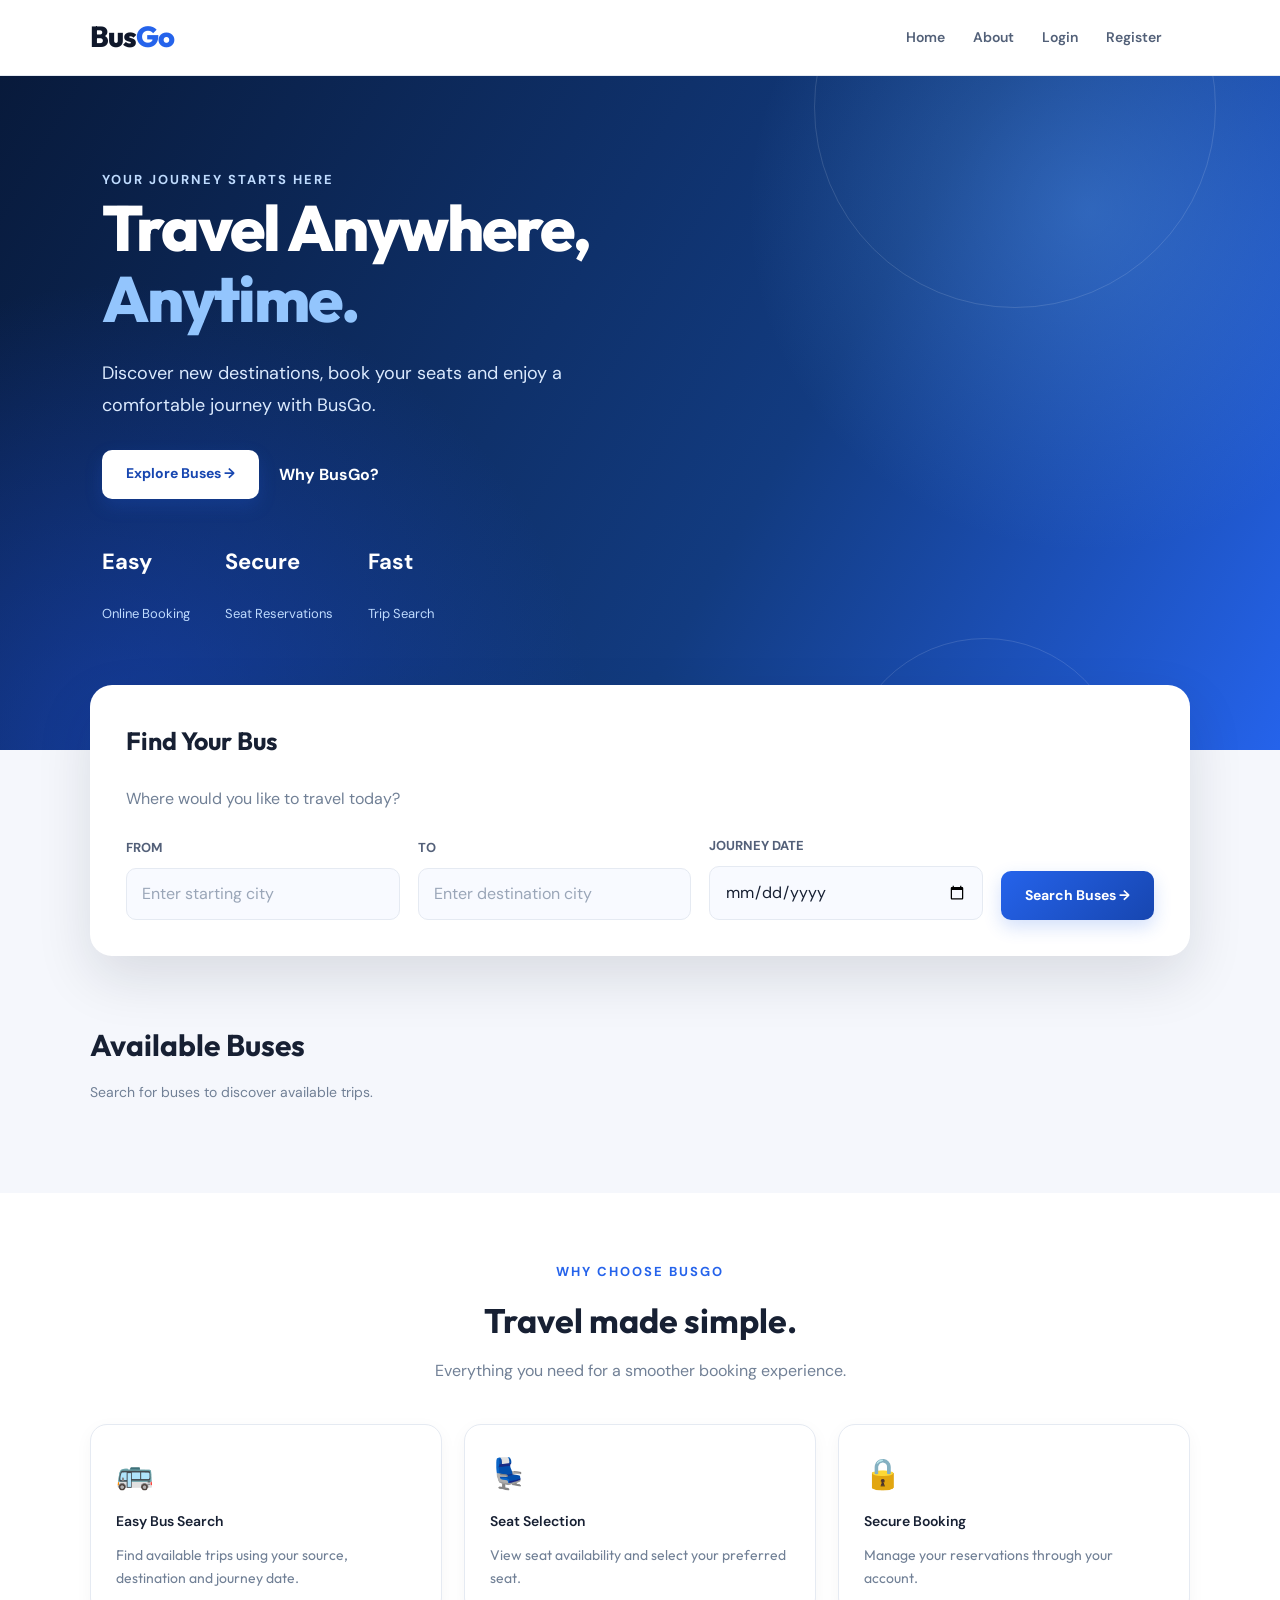
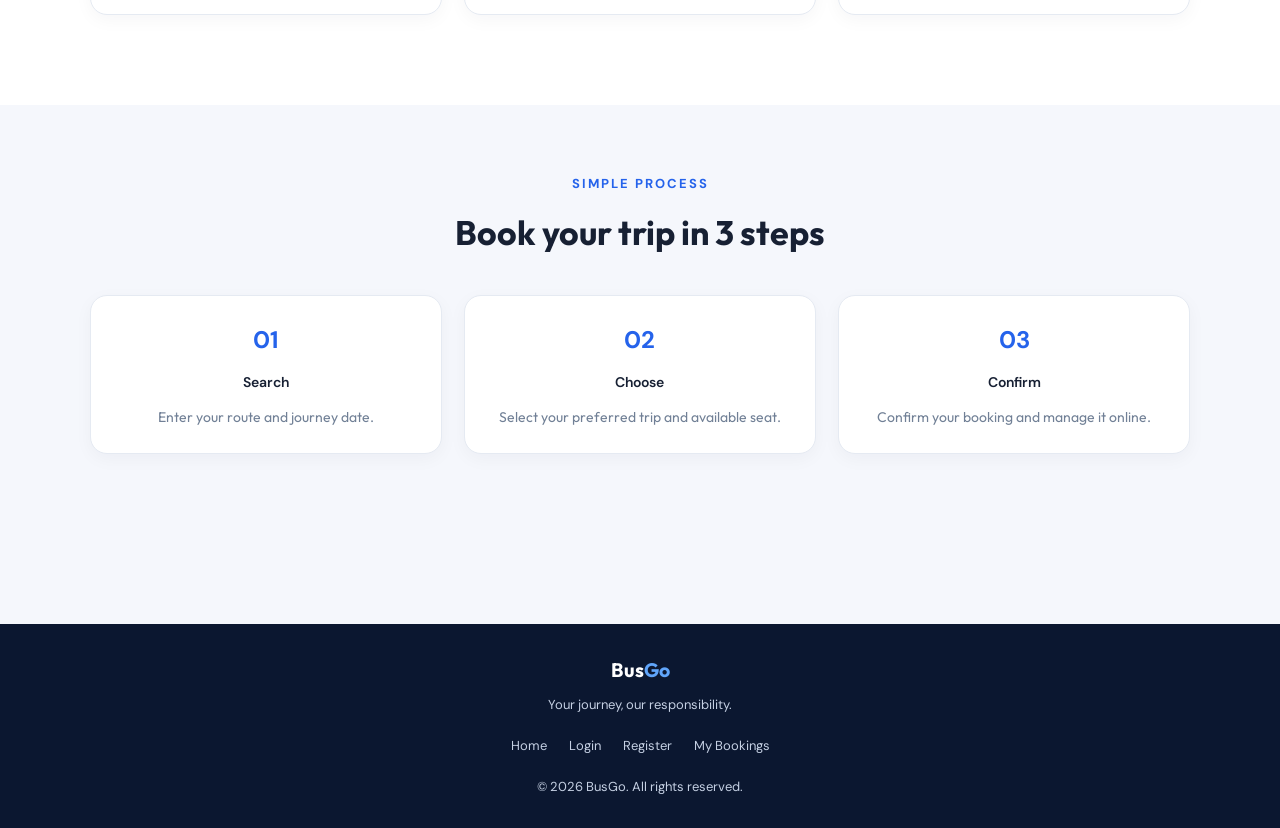
<file: frontend/index.html>
<!DOCTYPE html>
<html lang="en">
<head>
    <meta charset="UTF-8">
    <meta name="viewport" content="width=device-width, initial-scale=1.0">

    <title>BusGo | Book Your Journey</title>
    <meta name="description" content="Book comfortable bus journeys with BusGo. Search routes, select seats and manage your bookings easily.">

    <link rel="preconnect" href="https://fonts.googleapis.com">
    <link rel="preconnect" href="https://fonts.gstatic.com" crossorigin>
    <link rel="stylesheet" href="css/style.css">
</head>

<body>

    <!-- NAVBAR -->
    <nav class="navbar">
        <h2>Bus<span>Go</span></h2>

        <div class="nav-links">
            <a href="index.html">Home</a>
            <a href="#why-busgo">About</a>
            <a href="login.html" id="loginLink">Login</a>
            <a href="register.html" id="registerLink">Register</a>
            <a href="my-bookings.html" id="bookingLink" hidden>My Bookings</a>
            <span id="userName"></span>
            <button id="logoutBtn" hidden>Logout</button>
        </div>
    </nav>

    <!-- HERO -->
    <section class="hero">
        <div class="hero-content">

            <span style="color:#bfdbfe;font-weight:700;letter-spacing:2px;font-size:13px;">
                YOUR JOURNEY STARTS HERE
            </span>

            <h1>
                Travel Anywhere,<br>
                <span style="color:#93c5fd;">Anytime.</span>
            </h1>

            <p>
                Discover new destinations, book your seats and enjoy
                a comfortable journey with BusGo.
            </p>

            <div style="display:flex;gap:15px;flex-wrap:wrap;margin-top:28px;">
                <a href="#search" class="btn-primary"
                   style="background:white;color:#1746b0;">
                    Explore Buses →
                </a>

                <a href="#why-busgo"
                   style="color:white;font-weight:700;padding:12px 5px;">
                    Why BusGo?
                </a>
            </div>

            <div style="display:flex;gap:35px;flex-wrap:wrap;margin-top:45px;color:white;">
                <div>
                    <strong style="font-size:22px;">Easy</strong>
                    <p style="font-size:13px;color:#bfdbfe;">Online Booking</p>
                </div>

                <div>
                    <strong style="font-size:22px;">Secure</strong>
                    <p style="font-size:13px;color:#bfdbfe;">Seat Reservations</p>
                </div>

                <div>
                    <strong style="font-size:22px;">Fast</strong>
                    <p style="font-size:13px;color:#bfdbfe;">Trip Search</p>
                </div>
            </div>

        </div>
    </section>

    <!-- SEARCH -->
    <section class="search-section" id="search">
        <div class="search-card">

            <h2>Find Your Bus</h2>

            <p style="color:#718096;margin-bottom:25px;">
                Where would you like to travel today?
            </p>

            <form id="searchForm">

                <div class="form-group">
                    <label for="source">FROM</label>
                    <input
                        type="text"
                        id="source"
                        placeholder="Enter starting city"
                        required
                    >
                </div>

                <div class="form-group">
                    <label for="destination">TO</label>
                    <input
                        type="text"
                        id="destination"
                        placeholder="Enter destination city"
                        required
                    >
                </div>

                <div class="form-group">
                    <label for="travelDate">JOURNEY DATE</label>
                    <input
                        type="date"
                        id="travelDate"
                    >
                </div>

                <button type="submit" class="btn-primary">
                    Search Buses →
                </button>

            </form>
        </div>
    </section>

    <!-- SEARCH RESULTS -->
    <section class="results-section">
        <h2>Available Buses</h2>
        <p id="searchMessage">
            Search for buses to discover available trips.
        </p>

        <div id="tripResults" class="trip-results"></div>
    </section>

    <!-- FEATURES -->
    <section id="why-busgo"
        style="padding:65px 7%;background:white;">

        <div style="max-width:1150px;margin:auto;">

            <div style="text-align:center;margin-bottom:40px;">
                <span style="color:#2563eb;font-weight:700;font-size:13px;letter-spacing:2px;">
                    WHY CHOOSE BUSGO
                </span>

                <h2 style="font-size:34px;margin-top:10px;font-family:Outfit,sans-serif;">
                    Travel made simple.
                </h2>

                <p style="color:#718096;margin-top:10px;">
                    Everything you need for a smoother booking experience.
                </p>
            </div>

            <div class="dashboard-grid">

                <div class="dashboard-card">
                    <div style="font-size:30px;">🚌</div>
                    <h3 style="margin-top:12px;color:#172033;">Easy Bus Search</h3>
                    <p style="font-size:14px;font-weight:400;color:#718096;">
                        Find available trips using your source, destination and journey date.
                    </p>
                </div>

                <div class="dashboard-card">
                    <div style="font-size:30px;">💺</div>
                    <h3 style="margin-top:12px;color:#172033;">Seat Selection</h3>
                    <p style="font-size:14px;font-weight:400;color:#718096;">
                        View seat availability and select your preferred seat.
                    </p>
                </div>

                <div class="dashboard-card">
                    <div style="font-size:30px;">🔒</div>
                    <h3 style="margin-top:12px;color:#172033;">Secure Booking</h3>
                    <p style="font-size:14px;font-weight:400;color:#718096;">
                        Manage your reservations through your account.
                    </p>
                </div>

            </div>
        </div>
    </section>

    <!-- HOW IT WORKS -->
    <section style="padding:65px 7%;background:#f5f7fc;">
        <div style="max-width:1150px;margin:auto;text-align:center;">

            <span style="color:#2563eb;font-weight:700;font-size:13px;letter-spacing:2px;">
                SIMPLE PROCESS
            </span>

            <h2 style="font-family:Outfit,sans-serif;font-size:34px;margin:10px 0 35px;">
                Book your trip in 3 steps
            </h2>

            <div class="dashboard-grid">

                <div class="dashboard-card">
                    <h2 style="color:#2563eb;">01</h2>
                    <h3 style="margin-top:12px;color:#172033;">Search</h3>
                    <p style="font-size:14px;font-weight:400;color:#718096;">
                        Enter your route and journey date.
                    </p>
                </div>

                <div class="dashboard-card">
                    <h2 style="color:#2563eb;">02</h2>
                    <h3 style="margin-top:12px;color:#172033;">Choose</h3>
                    <p style="font-size:14px;font-weight:400;color:#718096;">
                        Select your preferred trip and available seat.
                    </p>
                </div>

                <div class="dashboard-card">
                    <h2 style="color:#2563eb;">03</h2>
                    <h3 style="margin-top:12px;color:#172033;">Confirm</h3>
                    <p style="font-size:14px;font-weight:400;color:#718096;">
                        Confirm your booking and manage it online.
                    </p>
                </div>

            </div>
        </div>
    </section>

    <!-- FOOTER -->
    <footer class="footer">
        <h2 style="font-family:Outfit,sans-serif;color:white;margin-bottom:10px;">
            Bus<span style="color:#60a5fa;">Go</span>
        </h2>

        <p>Your journey, our responsibility.</p>

        <div style="margin:20px 0;display:flex;justify-content:center;gap:22px;flex-wrap:wrap;">
            <a href="index.html">Home</a>
            <a href="login.html">Login</a>
            <a href="register.html">Register</a>
            <a href="my-bookings.html">My Bookings</a>
        </div>

        <p>© 2026 BusGo. All rights reserved.</p>
    </footer>

    <script src="js/app.js"></script>
    <script src="js/index.js"></script>

</body>
</html>
</file>
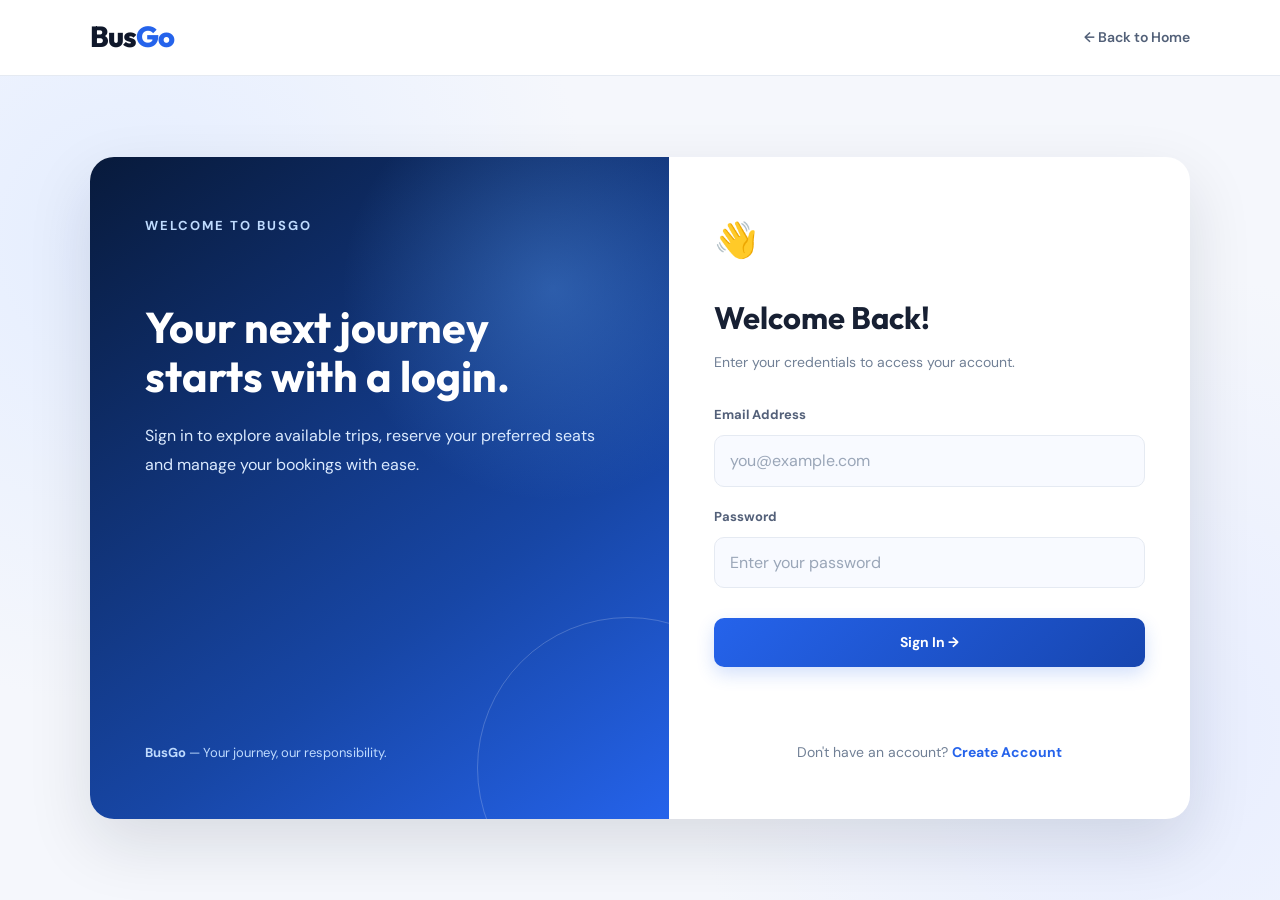
<file: frontend/admin.html>
<!DOCTYPE html>
<html lang="en">
<head>
    <meta charset="UTF-8">
    <meta name="viewport" content="width=device-width, initial-scale=1.0">
    <title>BusGo | Admin Dashboard</title>

    <style>
        * {
            margin: 0;
            padding: 0;
            box-sizing: border-box;
        }

        body {
            font-family: Arial, sans-serif;
            background: #f4f7fb;
            color: #17233c;
        }

        .navbar {
            background: #101d38;
            color: white;
            padding: 18px 5%;
            display: flex;
            justify-content: space-between;
            align-items: center;
        }

        .brand {
            font-size: 24px;
            font-weight: bold;
            color: #60a5fa;
        }

        .navbar button {
            background: #ef4444;
            color: white;
            border: none;
            padding: 10px 18px;
            border-radius: 7px;
            cursor: pointer;
        }

        .container {
            max-width: 1200px;
            margin: 35px auto;
            padding: 0 20px;
        }

        .heading {
            margin-bottom: 25px;
        }

        .heading h1 {
            font-size: 30px;
            margin-bottom: 8px;
        }

        .heading p {
            color: #64748b;
        }

        .stats {
            display: grid;
            grid-template-columns: repeat(auto-fit, minmax(200px, 1fr));
            gap: 20px;
            margin-bottom: 30px;
        }

        .stat-card {
            background: white;
            padding: 25px;
            border-radius: 12px;
            box-shadow: 0 4px 15px #17233c0d;
            border: 1px solid #e5eaf2;
        }

        .stat-card p {
            color: #64748b;
            margin-bottom: 12px;
        }

        .stat-card h2 {
            font-size: 30px;
            color: #2563eb;
        }

        .admin-tabs {
            display: flex;
            flex-wrap: wrap;
            gap: 10px;
            margin-bottom: 25px;
            background: white;
            padding: 12px;
            border-radius: 10px;
        }

        .admin-tabs button {
            padding: 13px 22px;
            border: none;
            background: #f1f5f9;
            color: #475569;
            border-radius: 7px;
            cursor: pointer;
            font-size: 15px;
            font-weight: 600;
        }

        .admin-tabs button.active {
            background: #2563eb;
            color: white;
        }

        .admin-panel {
            display: none;
        }

        .admin-panel.active {
            display: block;
            animation: fadeIn 0.3s ease;
        }

        @keyframes fadeIn {
            from {
                opacity: 0;
                transform: translateY(8px);
            }
            to {
                opacity: 1;
                transform: translateY(0);
            }
        }

        .panel-card {
            background: white;
            padding: 25px;
            border-radius: 12px;
            border: 1px solid #e5eaf2;
            box-shadow: 0 4px 15px #17233c0d;
            margin-bottom: 25px;
        }

        .panel-header {
            display: flex;
            justify-content: space-between;
            align-items: center;
            gap: 15px;
            flex-wrap: wrap;
            margin-bottom: 22px;
        }

        .panel-header h2 {
            font-size: 21px;
        }

        .form-grid {
            display: grid;
            grid-template-columns: repeat(2, 1fr);
            gap: 18px;
        }

        .form-group {
            display: flex;
            flex-direction: column;
            gap: 8px;
        }

        .form-group label {
            font-weight: 600;
            font-size: 14px;
        }

        .form-group input,
        .form-group select {
            width: 100%;
            padding: 12px;
            border: 1px solid #cbd5e1;
            border-radius: 7px;
            font-size: 15px;
            outline: none;
        }

        .form-group input:focus,
        .form-group select:focus {
            border-color: #2563eb;
        }

        .form-actions {
            display: flex;
            gap: 10px;
            margin-top: 20px;
            flex-wrap: wrap;
        }

        .btn {
            border: none;
            border-radius: 7px;
            padding: 11px 18px;
            cursor: pointer;
            font-weight: 600;
        }

        .btn-primary {
            background: #2563eb;
            color: white;
        }

        .btn-secondary {
            background: #64748b;
            color: white;
        }

        .btn-danger {
            background: #fee2e2;
            color: #dc2626;
        }

        .btn-edit {
            background: #dbeafe;
            color: #1d4ed8;
        }

        .table-wrapper {
            width: 100%;
            overflow-x: auto;
        }

        table {
            width: 100%;
            border-collapse: collapse;
            min-width: 600px;
        }

        th, td {
            text-align: left;
            padding: 15px;
            border-bottom: 1px solid #e5eaf2;
        }

        th {
            background: #f8fafc;
            color: #475569;
            font-size: 13px;
        }

        td {
            font-size: 14px;
        }

        .actions {
            display: flex;
            gap: 8px;
        }

        .message {
            display: none;
            padding: 13px;
            margin-bottom: 20px;
            border-radius: 7px;
        }

        .message.success {
            display: block;
            background: #dcfce7;
            color: #166534;
        }

        .message.error {
            display: block;
            background: #fee2e2;
            color: #991b1b;
        }

        .empty {
            text-align: center;
            padding: 25px;
            color: #64748b;
        }

        @media(max-width: 650px) {
            .form-grid {
                grid-template-columns: 1fr;
            }

            .heading h1 {
                font-size: 24px;
            }

            .panel-card {
                padding: 17px;
            }
        }
    </style>
</head>

<body>

    <nav class="navbar">
        <div class="brand">BusGo Admin</div>
        <button id="logoutBtn" type="button">Logout</button>
    </nav>

    <main class="container">

        <div class="heading">
            <h1>Admin Dashboard</h1>
            <p>Manage your buses, trips and booking platform.</p>
        </div>

        <div id="message" class="message"></div>

        <!-- Dashboard Statistics -->
        <section id="overview" class="admin-panel active">

            <div class="stats">
                <div class="stat-card">
                    <p>Total Buses</p>
                    <h2 id="totalBuses">0</h2>
                </div>

                <div class="stat-card">
                    <p>Total Trips</p>
                    <h2 id="totalTrips">0</h2>
                </div>
            </div>

            <div class="panel-card">
                <h2>Welcome to BusGo Admin</h2>
                <p style="margin-top:12px;color:#64748b;">
                    Use the tabs below to manage your bus fleet and trips.
                </p>
                <button class="btn btn-primary" type="button"
                    onclick="switchTab('buses')" style="margin-top:20px;">
                    Manage Buses
                </button>
            </div>

        </section>

        <!-- Navigation Tabs -->
        <div class="admin-tabs">
            <button type="button" class="active" data-tab="overview">
                Overview
            </button>

            <button type="button" data-tab="buses">
                Manage Buses
            </button>

            <button type="button" data-tab="trips">
                Manage Trips
            </button>
        </div>

        <!-- Manage Buses -->
        <section id="buses" class="admin-panel">

            <div class="panel-card">

                <div class="panel-header">
                    <h2 id="busFormTitle">Add New Bus</h2>
                </div>

                <form id="busForm">

                    <div class="form-grid">

                        <div class="form-group">
                            <label for="bus_name">Bus Name</label>
                            <input type="text" id="bus_name"
                                placeholder="e.g. Volvo AC Sleeper" required>
                        </div>

                        <div class="form-group">
                            <label for="bus_number">Bus Number</label>
                            <input type="text" id="bus_number"
                                placeholder="e.g. HP01AB1234" required>
                        </div>

                        <div class="form-group">
                            <label for="total_seats">Total Seats</label>
                            <input type="number" id="total_seats"
                                min="1" placeholder="e.g. 40" required>
                        </div>

                    </div>

                    <div class="form-actions">
                        <button type="submit" class="btn btn-primary"
                            id="saveBusBtn">
                            Add Bus
                        </button>

                        <button type="button" class="btn btn-secondary"
                            id="cancelBusEdit" hidden>
                            Cancel Edit
                        </button>
                    </div>

                </form>

            </div>

            <div class="panel-card">

                <div class="panel-header">
                    <h2>All Buses</h2>
                    <button class="btn btn-primary" type="button"
                        id="refreshBusesBtn">
                        Refresh
                    </button>
                </div>

                <div class="table-wrapper">
                    <table>
                        <thead>
                            <tr>
                                <th>ID</th>
                                <th>Bus Name</th>
                                <th>Bus Number</th>
                                <th>Total Seats</th>
                                <th>Actions</th>
                            </tr>
                        </thead>

                        <tbody id="busesTableBody">
                            <tr>
                                <td colspan="5" class="empty">Loading...</td>
                            </tr>
                        </tbody>
                    </table>
                </div>

            </div>

        </section>

        <!-- Manage Trips -->
        <section id="trips" class="admin-panel">

            <div class="panel-card">

                <div class="panel-header">
                    <h2 id="tripFormTitle">Add New Trip</h2>
                </div>

                <form id="tripForm">

                    <div class="form-grid">

                        <div class="form-group">
                            <label for="trip_source">Source</label>
                            <input type="text" id="trip_source"
                                placeholder="e.g. Delhi" required>
                        </div>

                        <div class="form-group">
                            <label for="trip_destination">Destination</label>
                            <input type="text" id="trip_destination"
                                placeholder="e.g. Chandigarh" required>
                        </div>

                        <div class="form-group">
                            <label for="departure_time">Departure Time</label>
                            <input type="datetime-local" id="departure_time"
                                required>
                        </div>

                        <div class="form-group">
                            <label for="trip_fare">Fare (₹)</label>
                            <input type="number" id="trip_fare"
                                min="1" placeholder="e.g. 800" required>
                        </div>

                        <div class="form-group">
                            <label for="trip_bus_id">Select Bus</label>
                            <select id="trip_bus_id" required>
                                <option value="">Select a bus</option>
                            </select>
                        </div>

                    </div>

                    <div class="form-actions">

                        <button type="submit" class="btn btn-primary"
                            id="saveTripBtn">
                            Add Trip
                        </button>

                        <button type="button" class="btn btn-secondary"
                            id="cancelTripEdit" hidden>
                            Cancel Edit
                        </button>

                    </div>

                </form>

            </div>

            <div class="panel-card">

                <div class="panel-header">
                    <h2>All Trips</h2>

                    <button class="btn btn-primary" type="button"
                        id="refreshTripsBtn">
                        Refresh
                    </button>
                </div>

                <div class="table-wrapper">
                    <table>
                        <thead>
                            <tr>
                                <th>ID</th>
                                <th>Source</th>
                                <th>Destination</th>
                                <th>Departure</th>
                                <th>Fare</th>
                                <th>Bus ID</th>
                                <th>Actions</th>
                            </tr>
                        </thead>

                        <tbody id="tripsTableBody">
                            <tr>
                                <td colspan="7" class="empty">Loading...</td>
                            </tr>
                        </tbody>
                    </table>
                </div>

            </div>

        </section>

    </main>

    <script src="js/app.js"></script>

    <script>
    (() => {

        const API_URL = "http://127.0.0.1:8000";

        let buses = [];
        let trips = [];

        let editingBusId = null;
        let editingTripId = null;

        const $ = (id) => document.getElementById(id);

        // Message display
        function showMessage(message, type = "success") {
            const box = $("message");
            box.textContent = message;
            box.className = "message " + type;

            setTimeout(() => {
                box.className = "message";
            }, 4000);
        }

        // API request helper
        async function api(endpoint, options = {}) {

            const headers = {
                "Content-Type": "application/json",
                ...(options.headers || {})
            };

            const token = localStorage.getItem("access_token");

            if (token) {
                headers.Authorization = `Bearer ${token}`;
            }

            const response = await fetch(API_URL + endpoint, {
                ...options,
                headers
            });

            const text = await response.text();

            let data = null;

            if (text) {
                try {
                    data = JSON.parse(text);
                } catch {
                    data = text;
                }
            }

            if (!response.ok) {
                const errorMessage =
                    typeof data === "object" && data !== null
                        ? data.detail || "Request failed"
                        : data || "Request failed";

                throw new Error(errorMessage);
            }

            return data;
        }

        // Safe HTML output
        function escapeHTML(value) {
            return String(value ?? "").replace(/[&<>"']/g, char => ({
                "&": "&amp;",
                "<": "&lt;",
                ">": "&gt;",
                '"': "&quot;",
                "'": "&#039;"
            })[char]);
        }

        // TAB SWITCHING
        function switchTab(tabName) {

            const validTabs = ["overview", "buses", "trips"];

            if (!validTabs.includes(tabName)) return;

            document.querySelectorAll(".admin-tabs button")
                .forEach(button => {
                    button.classList.toggle(
                        "active",
                        button.dataset.tab === tabName
                    );
                });

            document.querySelectorAll(".admin-panel")
                .forEach(panel => {
                    panel.classList.toggle(
                        "active",
                        panel.id === tabName
                    );
                });

            if (tabName === "buses") {
                loadBuses();
            }

            if (tabName === "trips") {
                loadBuses().then(loadTrips);
            }
        }

        // Make function globally accessible
        window.switchTab = switchTab;

        // Attach tab click events
        document.querySelector(".admin-tabs").addEventListener("click", event => {

            const button = event.target.closest("button[data-tab]");

            if (!button) return;

            switchTab(button.dataset.tab);
        });

        // LOAD BUSES
        async function loadBuses() {

            try {
                const result = await api("/api/v1/buses/");

                buses = Array.isArray(result) ? result : [];

                $("totalBuses").textContent = buses.length;

                renderBuses();
                populateBusDropdown();

            } catch (error) {
                showMessage("Unable to load buses: " + error.message, "error");
                throw error;
            }
        }

        // RENDER BUSES
        function renderBuses() {

            const tbody = $("busesTableBody");

            if (!buses.length) {
                tbody.innerHTML =
                    `<tr><td colspan="5" class="empty">No buses found.</td></tr>`;
                return;
            }

            tbody.innerHTML = buses.map(bus => `
                <tr>
                    <td>${bus.id}</td>
                    <td>${escapeHTML(bus.bus_name)}</td>
                    <td>${escapeHTML(bus.bus_number)}</td>
                    <td>${bus.total_seats}</td>
                    <td>
                        <div class="actions">
                            <button class="btn btn-edit"
                                data-action="edit-bus"
                                data-id="${bus.id}">
                                Edit
                            </button>

                            <button class="btn btn-danger"
                                data-action="delete-bus"
                                data-id="${bus.id}">
                                Delete
                            </button>
                        </div>
                    </td>
                </tr>
            `).join("");
        }

        // BUS FORM SUBMIT
        $("busForm").addEventListener("submit", async event => {

            event.preventDefault();

            const payload = {
                bus_name: $("bus_name").value.trim(),
                bus_number: $("bus_number").value.trim(),
                total_seats: Number($("total_seats").value)
            };

            try {

                if (editingBusId !== null) {

                    await api(`/api/v1/buses/${editingBusId}`, {
                        method: "PUT",
                        body: JSON.stringify(payload)
                    });

                    showMessage("Bus updated successfully!");

                } else {

                    await api("/api/v1/buses/", {
                        method: "POST",
                        body: JSON.stringify(payload)
                    });

                    showMessage("Bus added successfully!");
                }

                resetBusForm();
                await loadBuses();

            } catch (error) {
                showMessage(error.message, "error");
            }
        });

        // EDIT / DELETE BUS
        $("busesTableBody").addEventListener("click", async event => {

            const button = event.target.closest("button[data-action]");

            if (!button) return;

            const id = Number(button.dataset.id);
            const action = button.dataset.action;

            const bus = buses.find(item => item.id === id);

            if (!bus) return;

            if (action === "edit-bus") {

                editingBusId = id;

                $("bus_name").value = bus.bus_name;
                $("bus_number").value = bus.bus_number;
                $("total_seats").value = bus.total_seats;

                $("busFormTitle").textContent = "Edit Bus";
                $("saveBusBtn").textContent = "Update Bus";
                $("cancelBusEdit").hidden = false;

                $("busForm").scrollIntoView({ behavior: "smooth" });
            }

            if (action === "delete-bus") {

                if (!confirm(`Delete bus ${bus.bus_name}?`)) return;

                try {

                    await api(`/api/v1/buses/${id}`, {
                        method: "DELETE"
                    });

                    showMessage("Bus deleted successfully!");
                    await loadBuses();

                } catch (error) {
                    showMessage(error.message, "error");
                }
            }
        });

        function resetBusForm() {

            editingBusId = null;

            $("busForm").reset();
            $("busFormTitle").textContent = "Add New Bus";
            $("saveBusBtn").textContent = "Add Bus";
            $("cancelBusEdit").hidden = true;
        }

        $("cancelBusEdit").addEventListener("click", resetBusForm);

        $("refreshBusesBtn").addEventListener("click", loadBuses);

        // POPULATE BUS DROPDOWN
        function populateBusDropdown() {

            const select = $("trip_bus_id");

            const previousValue = select.value;

            select.innerHTML = `<option value="">Select a bus</option>`;

            buses.forEach(bus => {

                const option = document.createElement("option");

                option.value = bus.id;
                option.textContent =
                    `${bus.bus_name} (${bus.bus_number})`;

                select.appendChild(option);
            });

            if (previousValue) {
                select.value = previousValue;
            }
        }

        // LOAD TRIPS
        async function loadTrips() {

            try {

                const result = await api("/api/v1/trips/");

                trips = Array.isArray(result) ? result : [];

                $("totalTrips").textContent = trips.length;

                renderTrips();

            } catch (error) {
                showMessage("Unable to load trips: " + error.message, "error");
            }
        }

        // RENDER TRIPS
        function renderTrips() {

            const tbody = $("tripsTableBody");

            if (!trips.length) {
                tbody.innerHTML =
                    `<tr><td colspan="7" class="empty">No trips found.</td></tr>`;
                return;
            }

            tbody.innerHTML = trips.map(trip => {

                const departure = trip.departure_time
                    ? new Date(trip.departure_time).toLocaleString()
                    : "-";

                return `
                    <tr>
                        <td>${trip.id}</td>
                        <td>${escapeHTML(trip.source)}</td>
                        <td>${escapeHTML(trip.destination)}</td>
                        <td>${escapeHTML(departure)}</td>
                        <td>₹${trip.fare}</td>
                        <td>${trip.bus_id}</td>
                        <td>
                            <div class="actions">
                                <button class="btn btn-edit"
                                    data-action="edit-trip"
                                    data-id="${trip.id}">
                                    Edit
                                </button>

                                <button class="btn btn-danger"
                                    data-action="delete-trip"
                                    data-id="${trip.id}">
                                    Delete
                                </button>
                            </div>
                        </td>
                    </tr>
                `;
            }).join("");
        }

        // TRIP FORM SUBMIT
        $("tripForm").addEventListener("submit", async event => {

            event.preventDefault();

            const payload = {
                source: $("trip_source").value.trim(),
                destination: $("trip_destination").value.trim(),
                departure_time: new Date(
                    $("departure_time").value
                ).toISOString(),
                fare: Number($("trip_fare").value),
                bus_id: Number($("trip_bus_id").value)
            };

            try {

                if (editingTripId !== null) {

                    await api(`/api/v1/trips/${editingTripId}`, {
                        method: "PUT",
                        body: JSON.stringify(payload)
                    });

                    showMessage("Trip updated successfully!");

                } else {

                    await api("/api/v1/trips/", {
                        method: "POST",
                        body: JSON.stringify(payload)
                    });

                    showMessage("Trip added successfully!");
                }

                resetTripForm();
                await loadTrips();

            } catch (error) {
                showMessage(error.message, "error");
            }
        });

        // EDIT / DELETE TRIP
        $("tripsTableBody").addEventListener("click", async event => {

            const button = event.target.closest("button[data-action]");

            if (!button) return;

            const id = Number(button.dataset.id);
            const action = button.dataset.action;

            const trip = trips.find(item => item.id === id);

            if (!trip) return;

            if (action === "edit-trip") {

                editingTripId = id;

                $("trip_source").value = trip.source;
                $("trip_destination").value = trip.destination;

                const date = new Date(trip.departure_time);
                const localDate = new Date(
                    date.getTime() - date.getTimezoneOffset() * 60000
                ).toISOString().slice(0, 16);

                $("departure_time").value = localDate;
                $("trip_fare").value = trip.fare;
                $("trip_bus_id").value = trip.bus_id;

                $("tripFormTitle").textContent = "Edit Trip";
                $("saveTripBtn").textContent = "Update Trip";
                $("cancelTripEdit").hidden = false;

                $("tripForm").scrollIntoView({ behavior: "smooth" });
            }

            if (action === "delete-trip") {

                if (!confirm("Are you sure you want to delete this trip?")) {
                    return;
                }

                try {

                    await api(`/api/v1/trips/${id}`, {
                        method: "DELETE"
                    });

                    showMessage("Trip deleted successfully!");
                    await loadTrips();

                } catch (error) {
                    showMessage(error.message, "error");
                }
            }
        });

        function resetTripForm() {

            editingTripId = null;

            $("tripForm").reset();
            $("tripFormTitle").textContent = "Add New Trip";
            $("saveTripBtn").textContent = "Add Trip";
            $("cancelTripEdit").hidden = true;
        }

        $("cancelTripEdit").addEventListener("click", resetTripForm);

        $("refreshTripsBtn").addEventListener("click", loadTrips);

        // LOGOUT
        $("logoutBtn").addEventListener("click", () => {

            localStorage.removeItem("access_token");
            localStorage.removeItem("user");

            window.location.href = "login.html";
        });

        // INITIALIZE DASHBOARD
        async function initializeDashboard() {

            const token = localStorage.getItem("access_token");

            let user = null;

            try {
                user = JSON.parse(localStorage.getItem("user") || "null");
            } catch {
                user = null;
            }

            if (!token || !user || user.role !== "admin") {

                alert("Admin login required.");

                window.location.href = "login.html";
                return;
            }

            try {
                await loadBuses();
                await loadTrips();
            } catch (error) {
                console.error("Dashboard initialization:", error);
            }
        }

        initializeDashboard();

    })();
    </script>

</body>
</html>
</file>
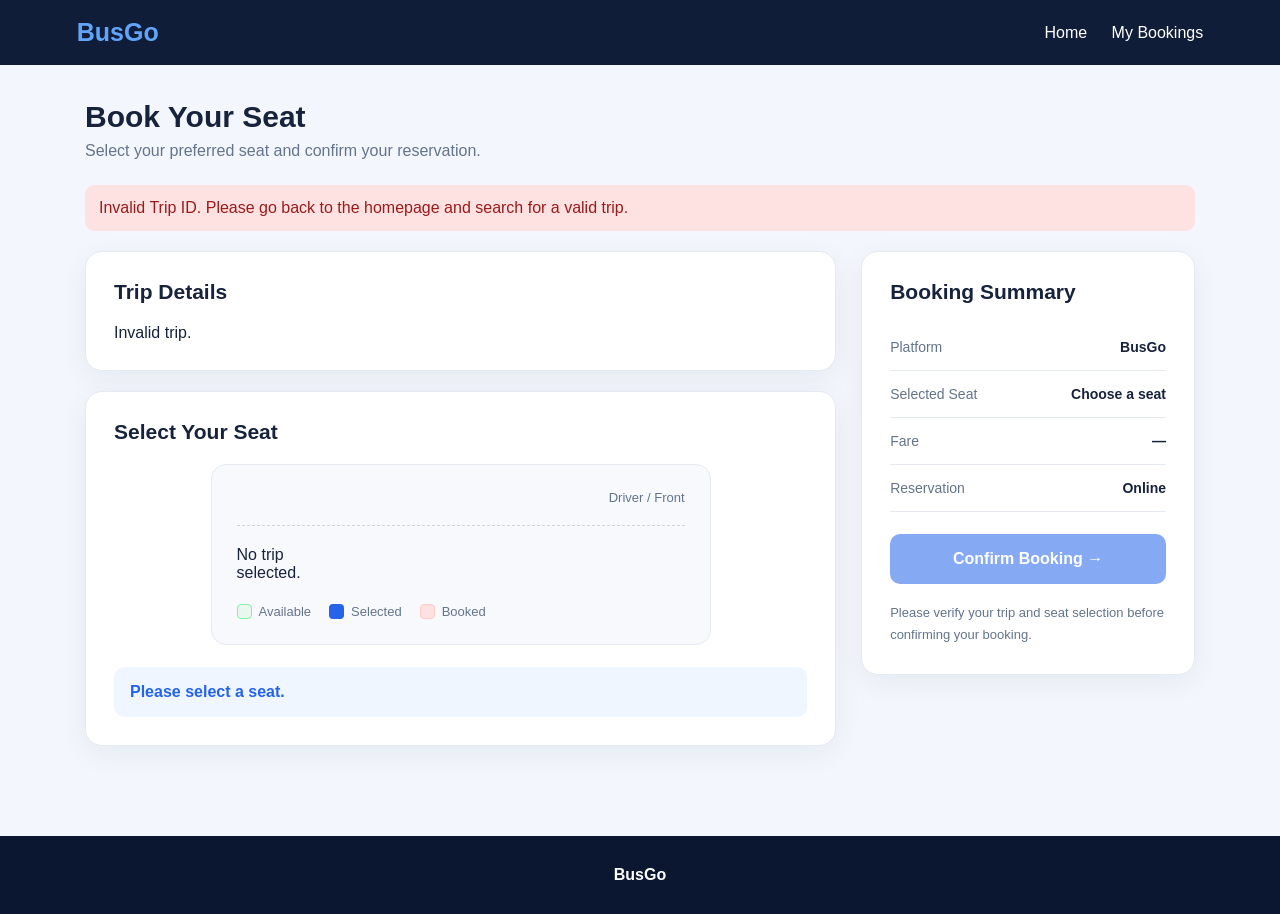
<file: frontend/booking.html>
<!DOCTYPE html>
<html lang="en">
<head>
    <meta charset="UTF-8">
    <meta name="viewport" content="width=device-width, initial-scale=1.0">
    <title>BusGo | Book Your Seat</title>

    <style>
        * {
            margin: 0;
            padding: 0;
            box-sizing: border-box;
        }

        body {
            font-family: Arial, sans-serif;
            background: #f3f6fc;
            color: #17233c;
        }

        nav {
            background: #101d38;
            padding: 18px 6%;
            display: flex;
            align-items: center;
            justify-content: space-between;
            color: white;
        }

        .logo {
            font-size: 25px;
            font-weight: bold;
            color: #60a5fa;
        }

        nav a {
            color: white;
            text-decoration: none;
            margin-left: 20px;
        }

        .container {
            max-width: 1150px;
            margin: 35px auto;
            padding: 0 20px;
        }

        .page-heading {
            margin-bottom: 25px;
        }

        .page-heading h1 {
            font-size: 30px;
            margin-bottom: 8px;
        }

        .page-heading p {
            color: #64748b;
        }

        .booking-layout {
            display: grid;
            grid-template-columns: minmax(0, 1.8fr) minmax(260px, 0.8fr);
            gap: 25px;
            align-items: start;
        }

        .card {
            background: white;
            border-radius: 17px;
            padding: 28px;
            box-shadow: 0 8px 30px rgba(15, 35, 70, 0.06);
            border: 1px solid #e5eaf2;
            margin-bottom: 20px;
        }

        .card h2 {
            font-size: 21px;
            margin-bottom: 20px;
        }

        .trip-details {
            display: grid;
            grid-template-columns: repeat(2, 1fr);
            gap: 18px;
        }

        .detail-item span {
            display: block;
            font-size: 13px;
            color: #64748b;
            margin-bottom: 7px;
        }

        .detail-item strong {
            font-size: 16px;
            overflow-wrap: anywhere;
        }

        .seat-layout {
            background: #f7f9fd;
            border: 1px solid #e5eaf2;
            border-radius: 15px;
            padding: 25px;
            max-width: 500px;
            margin: 0 auto;
        }

        .driver {
            text-align: right;
            color: #64748b;
            font-size: 13px;
            padding-bottom: 20px;
            margin-bottom: 20px;
            border-bottom: 1px dashed #cbd5e1;
        }

        .seat-grid {
            display: grid;
            grid-template-columns: repeat(5, minmax(35px, 1fr));
            gap: 12px;
        }

        .seat {
            min-height: 48px;
            border: 1px solid #86efac;
            border-radius: 11px;
            background: #e8f8ef;
            color: #07834b;
            font-weight: bold;
            cursor: pointer;
            font-size: 15px;
        }

        .seat:hover:not(:disabled) {
            transform: translateY(-2px);
        }

        .seat.selected {
            background: #2563eb;
            border-color: #2563eb;
            color: white;
            box-shadow: 0 0 0 5px #dbeafe;
        }

        .seat.booked {
            background: #fee2e2;
            border-color: #fecaca;
            color: #b91c1c;
            cursor: not-allowed;
        }

        .seat:disabled {
            opacity: 1;
        }

        .seat-legend {
            display: flex;
            flex-wrap: wrap;
            gap: 18px;
            margin-top: 22px;
            font-size: 13px;
            color: #64748b;
        }

        .legend-item {
            display: flex;
            align-items: center;
            gap: 7px;
        }

        .legend-box {
            width: 15px;
            height: 15px;
            border-radius: 4px;
        }

        .available-box { background: #e8f8ef; border: 1px solid #86efac; }
        .selected-box { background: #2563eb; }
        .booked-box { background: #fee2e2; border: 1px solid #fecaca; }

        .selected-info {
            background: #eff6ff;
            color: #2563eb;
            padding: 16px;
            border-radius: 10px;
            margin-top: 22px;
            font-weight: 600;
        }

        .summary-row {
            display: flex;
            justify-content: space-between;
            gap: 15px;
            padding: 15px 0;
            border-bottom: 1px solid #e5eaf2;
            font-size: 14px;
        }

        .summary-row span {
            color: #64748b;
        }

        .summary-row strong {
            text-align: right;
        }

        .confirm-btn {
            width: 100%;
            padding: 16px;
            border: none;
            border-radius: 10px;
            background: #2563eb;
            color: white;
            font-size: 16px;
            font-weight: bold;
            cursor: pointer;
            margin-top: 22px;
        }

        .confirm-btn:hover:not(:disabled) {
            background: #1d4ed8;
        }

        .confirm-btn:disabled {
            opacity: 0.55;
            cursor: not-allowed;
        }

        .message {
            display: none;
            padding: 14px;
            border-radius: 9px;
            margin-bottom: 20px;
            overflow-wrap: anywhere;
        }

        .message.success {
            display: block;
            background: #dcfce7;
            color: #166534;
        }

        .message.error {
            display: block;
            background: #fee2e2;
            color: #991b1b;
        }

        .message.info {
            display: block;
            background: #dbeafe;
            color: #1e40af;
        }

        .loading {
            text-align: center;
            padding: 25px;
            color: #64748b;
        }

        footer {
            margin-top: 70px;
            background: #0b1730;
            padding: 30px;
            color: white;
            text-align: center;
            font-weight: bold;
        }

        @media(max-width: 800px) {
            .booking-layout {
                grid-template-columns: 1fr;
            }
        }

        @media(max-width: 500px) {
            .card {
                padding: 18px;
            }

            .trip-details {
                grid-template-columns: 1fr 1fr;
            }

            .seat-layout {
                padding: 15px;
            }

            .seat-grid {
                gap: 8px;
            }

            .seat {
                min-height: 42px;
                font-size: 13px;
            }

            .page-heading h1 {
                font-size: 24px;
            }
        }
    </style>
</head>

<body>

    <nav>
        <div class="logo">BusGo</div>
        <div>
            <a href="index.html">Home</a>
            <a href="my-bookings.html">My Bookings</a>
        </div>
    </nav>

    <main class="container">

        <div class="page-heading">
            <h1>Book Your Seat</h1>
            <p>Select your preferred seat and confirm your reservation.</p>
        </div>

        <div id="message" class="message" role="alert"></div>

        <div class="booking-layout">

            <div>

                <section class="card">
                    <h2>Trip Details</h2>

                    <div id="tripDetails">
                        <div class="loading">Loading trip details...</div>
                    </div>
                </section>

                <section class="card">
                    <h2>Select Your Seat</h2>

                    <div class="seat-layout">
                        <div class="driver">Driver / Front</div>

                        <div id="seatGrid" class="seat-grid">
                            <div class="loading">Loading seats...</div>
                        </div>

                        <div class="seat-legend">
                            <div class="legend-item">
                                <div class="legend-box available-box"></div>
                                Available
                            </div>

                            <div class="legend-item">
                                <div class="legend-box selected-box"></div>
                                Selected
                            </div>

                            <div class="legend-item">
                                <div class="legend-box booked-box"></div>
                                Booked
                            </div>
                        </div>
                    </div>

                    <div id="selectedSeat" class="selected-info">
                        Please select a seat.
                    </div>

                </section>

            </div>

            <aside class="card">
                <h2>Booking Summary</h2>

                <div class="summary-row">
                    <span>Platform</span>
                    <strong>BusGo</strong>
                </div>

                <div class="summary-row">
                    <span>Selected Seat</span>
                    <strong id="summarySeat">Choose a seat</strong>
                </div>

                <div class="summary-row">
                    <span>Fare</span>
                    <strong id="summaryFare">—</strong>
                </div>

                <div class="summary-row">
                    <span>Reservation</span>
                    <strong>Online</strong>
                </div>

                <button id="confirmBooking" class="confirm-btn"
                    type="button" disabled>
                    Confirm Booking →
                </button>

                <p style="font-size:13px;color:#64748b;line-height:1.7;margin-top:18px;">
                    Please verify your trip and seat selection before
                    confirming your booking.
                </p>
            </aside>

        </div>

    </main>

    <footer>BusGo</footer>

    <script src="js/booking.js"></script>

</body>
</html>
</file>
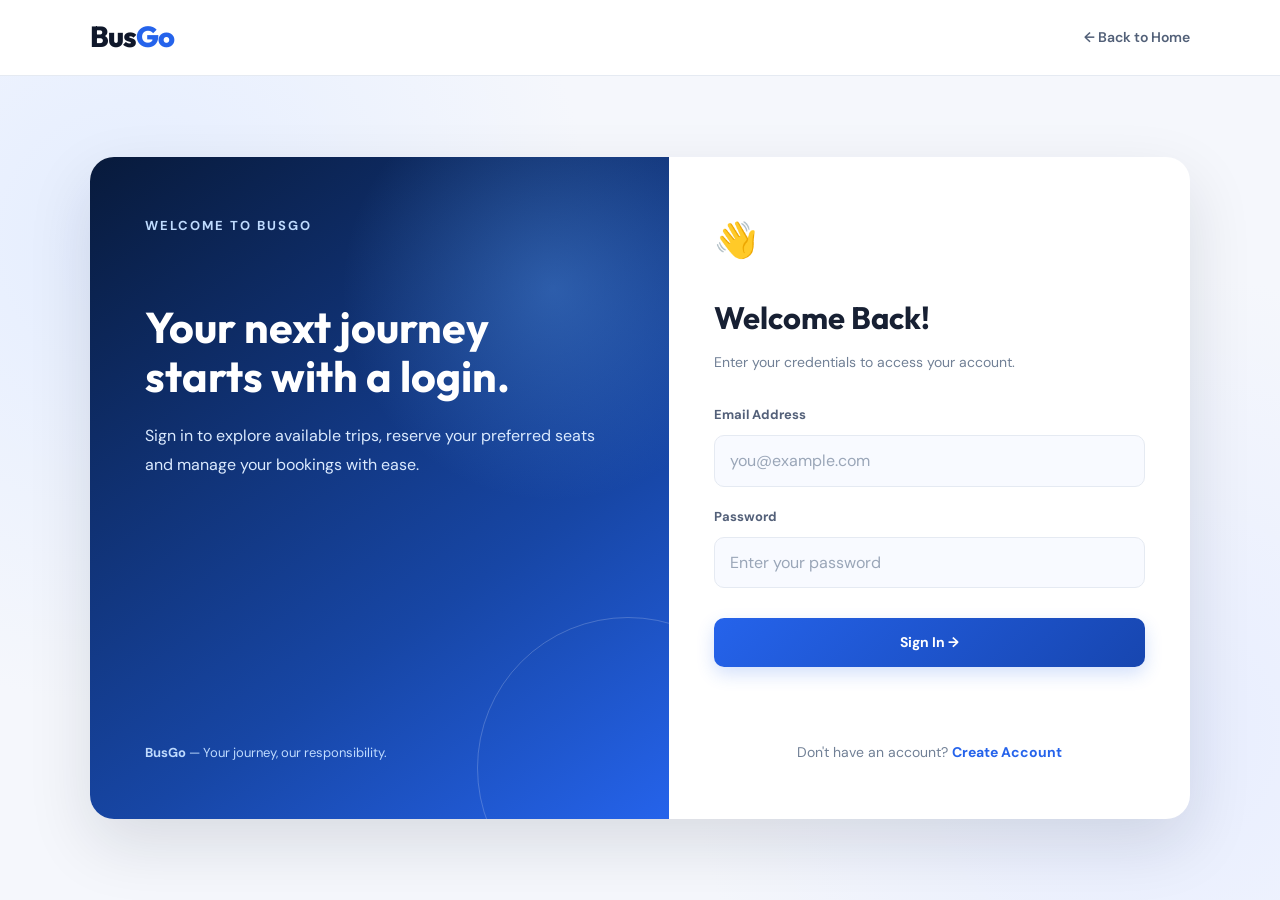
<file: frontend/login.html>
<!DOCTYPE html>
<html lang="en">
<head>
    <meta charset="UTF-8">
    <meta name="viewport" content="width=device-width, initial-scale=1.0">

    <title>Login | BusGo</title>

    <link rel="stylesheet" href="css/style.css">

    <style>
        .login-layout {
            width: 100%;
            max-width: 1100px;
            display: grid;
            grid-template-columns: 1fr 0.9fr;
            background: white;
            border-radius: 24px;
            overflow: hidden;
            box-shadow: 0 25px 65px rgba(15, 23, 42, 0.12);
        }

        .login-visual {
            min-height: 570px;
            padding: 55px;
            display: flex;
            flex-direction: column;
            justify-content: space-between;
            color: white;
            background:
                radial-gradient(circle at 80% 20%, rgba(96,165,250,.35), transparent 30%),
                linear-gradient(145deg, #081a3b, #1746a5 65%, #2563eb);
            position: relative;
            overflow: hidden;
        }

        .login-visual::after {
            content: "";
            position: absolute;
            width: 300px;
            height: 300px;
            border: 1px solid rgba(255,255,255,.2);
            border-radius: 50%;
            right: -110px;
            bottom: -100px;
        }

        .login-visual h1 {
            font-family: 'Outfit', sans-serif;
            font-size: 43px;
            line-height: 1.15;
            margin-bottom: 20px;
        }

        .login-visual p {
            color: #dbeafe;
            line-height: 1.8;
        }

        .login-visual .visual-tag {
            font-size: 13px;
            font-weight: 700;
            letter-spacing: 2px;
            color: #bfdbfe;
        }

        .login-visual .visual-bottom {
            font-size: 13px;
            color: #bfdbfe;
        }

        .login-form-area {
            padding: 55px 45px;
            display: flex;
            flex-direction: column;
            justify-content: center;
        }

        .login-form-area h2 {
            font-family: 'Outfit', sans-serif;
            font-size: 31px;
            margin-bottom: 8px;
        }

        .login-form-area .subtitle {
            color: #718096;
            font-size: 14px;
            margin-bottom: 32px;
        }

        .login-form-area .form-group {
            margin-bottom: 20px;
        }

        .login-form-area .btn-primary {
            width: 100%;
            margin-top: 10px;
        }

        .login-form-area #message {
            min-height: 20px;
            margin-top: 12px;
        }

        @media (max-width: 800px) {
            .login-layout {
                max-width: 480px;
                grid-template-columns: 1fr;
            }

            .login-visual {
                min-height: 240px;
                padding: 30px;
            }

            .login-visual h1 {
                font-size: 30px;
            }

            .login-visual .visual-bottom {
                display: none;
            }

            .login-form-area {
                padding: 35px 28px;
            }
        }
    </style>
</head>

<body>

    <!-- NAVBAR -->
    <nav class="navbar">
        <h2>Bus<span>Go</span></h2>

        <div class="nav-links">
            <a href="index.html">← Back to Home</a>
        </div>
    </nav>

    <!-- LOGIN -->
    <main class="auth-container">

        <div class="login-layout">

            <!-- LEFT VISUAL PANEL -->
            <section class="login-visual">

                <div>
                    <span class="visual-tag">WELCOME TO BUSGO</span>

                    <div style="margin-top:65px;">
                        <h1>Your next journey starts with a login.</h1>

                        <p>
                            Sign in to explore available trips,
                            reserve your preferred seats and
                            manage your bookings with ease.
                        </p>
                    </div>
                </div>

                <div class="visual-bottom">
                    <strong>BusGo</strong> — Your journey, our responsibility.
                </div>

            </section>

            <!-- RIGHT LOGIN FORM -->
            <section class="login-form-area">

                <div style="margin-bottom:25px;">
                    <span style="font-size:35px;">👋</span>
                </div>

                <h2>Welcome Back!</h2>

                <p class="subtitle">
                    Enter your credentials to access your account.
                </p>

                <form id="loginForm">

                    <div class="form-group">
                        <label for="email">Email Address</label>

                        <input
                            type="email"
                            id="email"
                            placeholder="you@example.com"
                            autocomplete="email"
                            required
                        >
                    </div>

                    <div class="form-group">
                        <label for="password">Password</label>

                        <input
                            type="password"
                            id="password"
                            placeholder="Enter your password"
                            autocomplete="current-password"
                            required
                        >
                    </div>

                    <button type="submit" class="btn-primary">
                        Sign In →
                    </button>

                    <p id="message" aria-live="polite"></p>

                </form>

                <p class="auth-link">
                    Don't have an account?
                    <a href="register.html">Create Account</a>
                </p>

            </section>

        </div>

    </main>

    <script src="js/app.js"></script>
    <script src="js/login.js"></script>

</body>
</html>
</file>
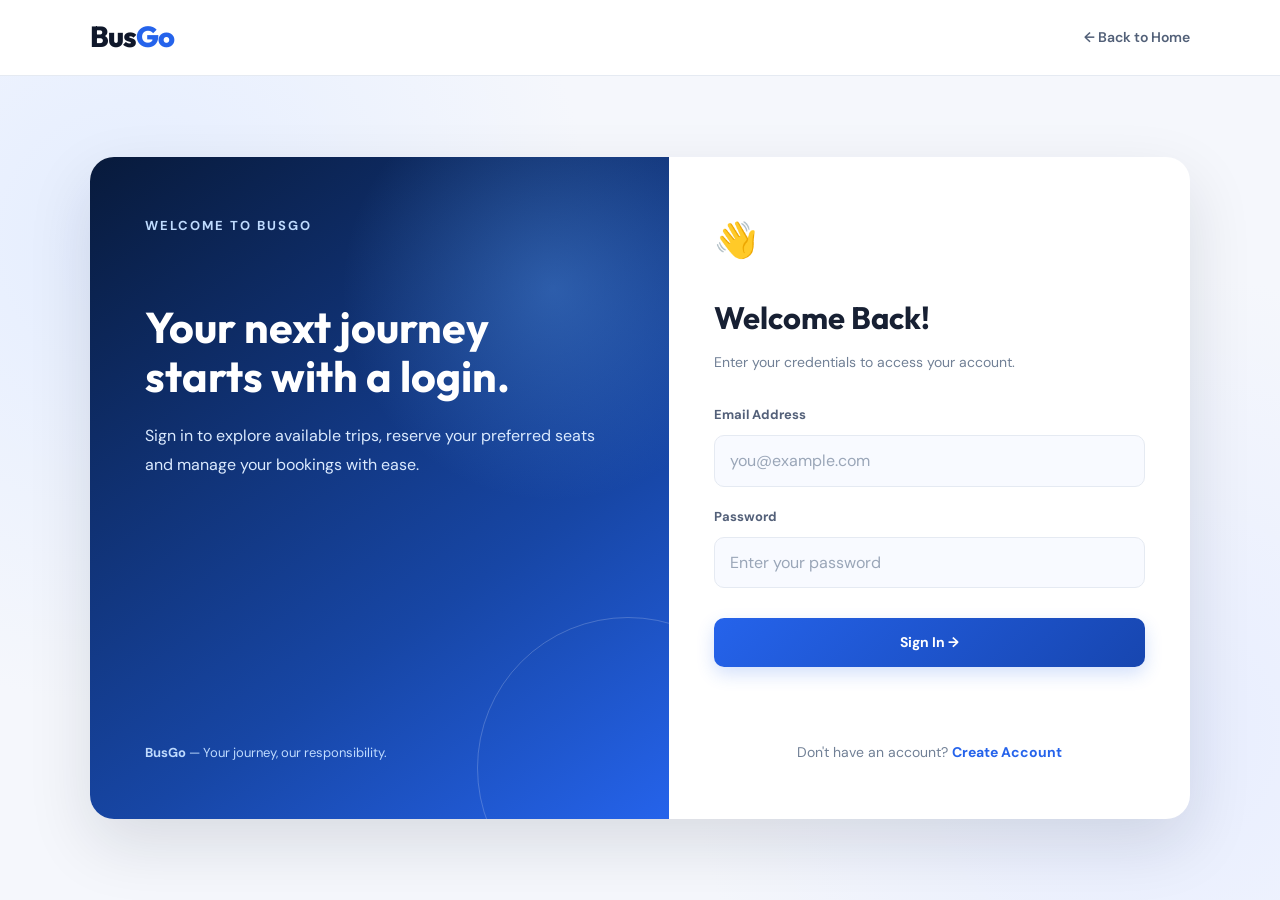
<file: frontend/my-bookings.html>
<!DOCTYPE html>
<html lang="en">
<head>
    <meta charset="UTF-8">
    <meta name="viewport" content="width=device-width, initial-scale=1.0">

    <title>My Bookings | BusGo</title>

    <link rel="stylesheet" href="css/style.css">

    <style>
        .bookings-page {
            max-width: 1150px;
            margin: 45px auto 80px;
            padding: 0 25px;
            animation: fadeUp 0.6s ease both;
        }

        .bookings-header {
            display: flex;
            justify-content: space-between;
            align-items: center;
            gap: 20px;
            flex-wrap: wrap;
            margin-bottom: 30px;
        }

        .bookings-header h1 {
            font-family: 'Outfit', sans-serif;
            font-size: 34px;
        }

        .bookings-header p {
            color: #718096;
            margin-top: 5px;
        }

        .booking-intro {
            background: linear-gradient(120deg, #102b60, #2563eb);
            color: white;
            padding: 30px;
            border-radius: 20px;
            margin-bottom: 35px;
            box-shadow: 0 15px 35px rgba(37, 99, 235, .15);
        }

        .booking-intro h2 {
            font-family: 'Outfit', sans-serif;
            font-size: 25px;
            margin-bottom: 8px;
        }

        .booking-intro p {
            color: #dbeafe;
            font-size: 14px;
        }

        .booking-list-heading {
            font-family: 'Outfit', sans-serif;
            font-size: 23px;
            margin-bottom: 20px;
        }

        #bookingsList {
            display: grid;
            grid-template-columns: repeat(auto-fit, minmax(280px, 1fr));
            gap: 22px;
        }

        #bookingsList > * {
            animation: fadeUp .5s ease both;
        }

        .booking-empty {
            background: white;
            padding: 45px 20px;
            border-radius: 18px;
            border: 1px solid #e5eaf2;
            text-align: center;
            color: #718096;
        }

        .booking-empty h3 {
            color: #172033;
            margin-bottom: 10px;
        }

        .booking-home-link {
            display: inline-block;
            margin-top: 18px;
            padding: 12px 22px;
            background: #2563eb;
            color: white;
            border-radius: 9px;
            font-weight: 700;
        }

        @media(max-width:600px) {
            .bookings-page {
                padding: 0 15px;
                margin-top: 30px;
            }

            .bookings-header h1 {
                font-size: 28px;
            }

            .booking-intro {
                padding: 23px;
            }
        }
    </style>
</head>

<body>

    <!-- NAVBAR -->
    <nav class="navbar">
        <h2>Bus<span>Go</span></h2>

        <div class="nav-links">
            <a href="index.html">Home</a>
            <a href="my-bookings.html">My Bookings</a>
            <button id="logoutBtn">Logout</button>
        </div>
    </nav>

    <!-- MAIN CONTENT -->
    <main class="bookings-page">

        <header class="bookings-header">
            <div>
                <h1>My Bookings</h1>
                <p>All your journeys, together in one place.</p>
            </div>

            <a href="index.html" class="btn-primary">
                + Book a Trip
            </a>
        </header>

        <!-- INTRO BANNER -->
        <section class="booking-intro">
            <h2>Your Travel Dashboard</h2>
            <p>
                View your reservations and keep track of your
                upcoming and previous journeys.
            </p>
        </section>

        <!-- BOOKINGS -->
        <section>
            <h2 class="booking-list-heading">Your Reservations</h2>

            <p id="message">Loading bookings...</p>

            <div id="bookingsList" class="trip-results"></div>
        </section>

    </main>

    <!-- FOOTER -->
    <footer class="footer">
        <h2 style="font-family:Outfit,sans-serif;color:white;margin-bottom:8px;">
            Bus<span style="color:#60a5fa;">Go</span>
        </h2>

        <p>Your journey, our responsibility.</p>
        <p style="margin-top:12px;">© 2026 BusGo. All rights reserved.</p>
    </footer>

    <script src="js/app.js"></script>
    <script src="js/my-bookings.js"></script>

    <script>
        document.getElementById("logoutBtn")
            .addEventListener("click", logout);
    </script>

</body>
</html>
</file>
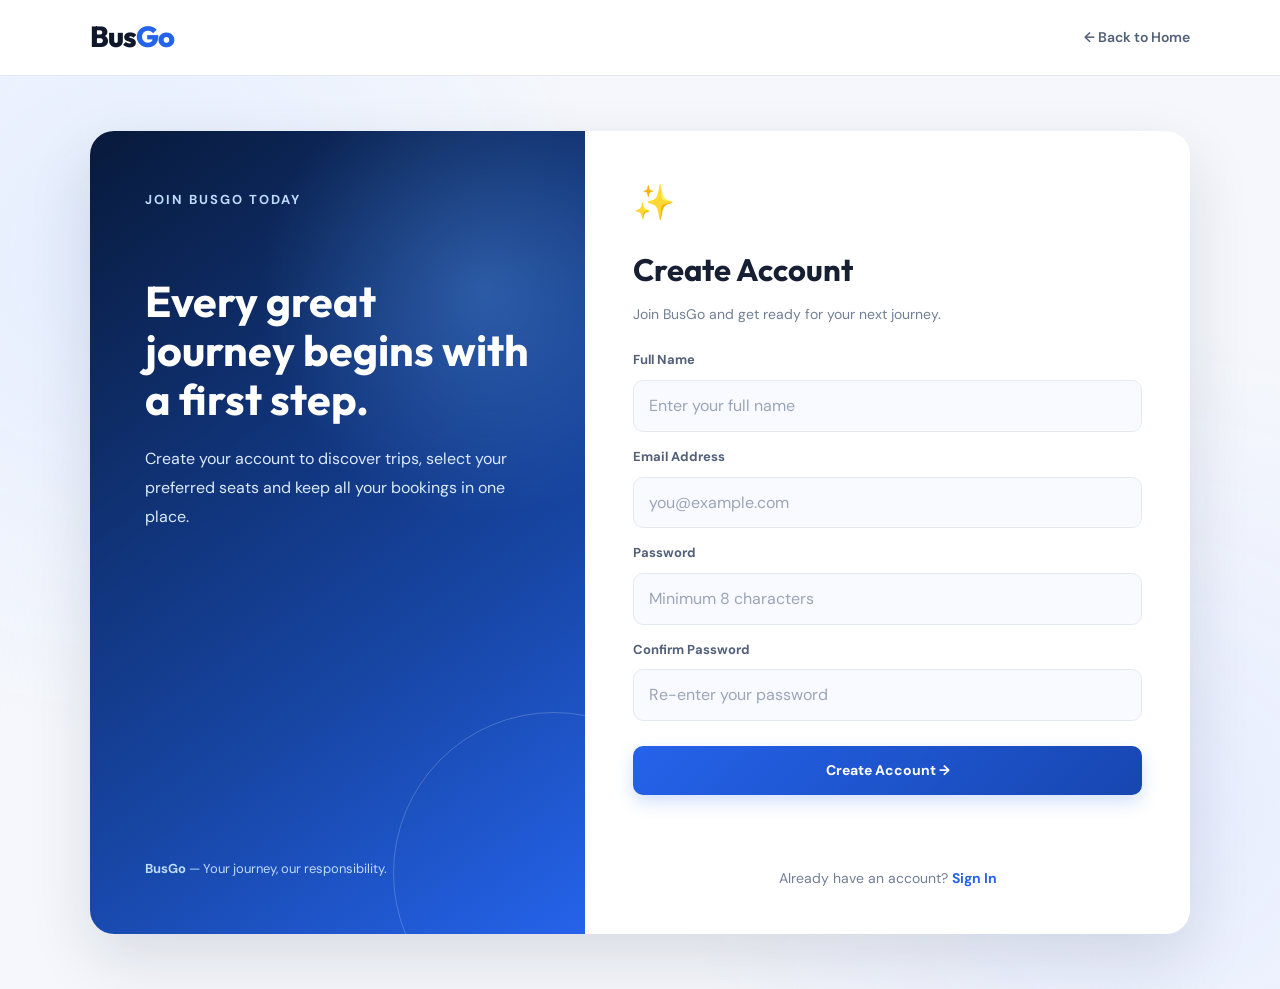
<file: frontend/register.html>
<!DOCTYPE html>
<html lang="en">
<head>
    <meta charset="UTF-8">
    <meta name="viewport" content="width=device-width, initial-scale=1.0">

    <title>Create Account | BusGo</title>

    <link rel="stylesheet" href="css/style.css">

    <style>
        .register-layout {
            width: 100%;
            max-width: 1100px;
            display: grid;
            grid-template-columns: 0.9fr 1.1fr;
            background: white;
            border-radius: 24px;
            overflow: hidden;
            box-shadow: 0 25px 65px rgba(15, 23, 42, 0.12);
        }

        .register-visual {
            min-height: 650px;
            padding: 55px;
            display: flex;
            flex-direction: column;
            justify-content: space-between;
            color: white;
            background:
                radial-gradient(circle at 80% 20%, rgba(96,165,250,.35), transparent 30%),
                linear-gradient(145deg, #081a3b, #1746a5 65%, #2563eb);
            position: relative;
            overflow: hidden;
        }

        .register-visual::after {
            content: "";
            position: absolute;
            width: 320px;
            height: 320px;
            border: 1px solid rgba(255,255,255,.2);
            border-radius: 50%;
            right: -130px;
            bottom: -100px;
        }

        .register-visual h1 {
            font-family: 'Outfit', sans-serif;
            font-size: 43px;
            line-height: 1.15;
            margin-bottom: 20px;
        }

        .register-visual p {
            color: #dbeafe;
            line-height: 1.8;
        }

        .register-visual .visual-tag {
            font-size: 13px;
            font-weight: 700;
            letter-spacing: 2px;
            color: #bfdbfe;
        }

        .register-visual .visual-bottom {
            font-size: 13px;
            color: #bfdbfe;
        }

        .register-form-area {
            padding: 45px 48px;
            display: flex;
            flex-direction: column;
            justify-content: center;
        }

        .register-form-area h2 {
            font-family: 'Outfit', sans-serif;
            font-size: 31px;
            margin-bottom: 8px;
        }

        .register-form-area .subtitle {
            color: #718096;
            font-size: 14px;
            margin-bottom: 25px;
        }

        .register-form-area .form-group {
            margin-bottom: 15px;
        }

        .register-form-area .btn-primary {
            width: 100%;
            margin-top: 10px;
        }

        .register-form-area #message {
            min-height: 20px;
            margin-top: 10px;
        }

        @media (max-width: 800px) {
            .register-layout {
                max-width: 480px;
                grid-template-columns: 1fr;
            }

            .register-visual {
                min-height: 230px;
                padding: 30px;
            }

            .register-visual h1 {
                font-size: 30px;
            }

            .register-visual .visual-bottom {
                display: none;
            }

            .register-form-area {
                padding: 35px 28px;
            }
        }
    </style>
</head>

<body>

    <!-- NAVBAR -->
    <nav class="navbar">
        <h2>Bus<span>Go</span></h2>

        <div class="nav-links">
            <a href="index.html">← Back to Home</a>
        </div>
    </nav>

    <!-- REGISTER -->
    <main class="auth-container">

        <div class="register-layout">

            <!-- LEFT VISUAL PANEL -->
            <section class="register-visual">

                <div>
                    <span class="visual-tag">JOIN BUSGO TODAY</span>

                    <div style="margin-top:65px;">
                        <h1>Every great journey begins with a first step.</h1>

                        <p>
                            Create your account to discover trips,
                            select your preferred seats and keep
                            all your bookings in one place.
                        </p>
                    </div>
                </div>

                <div class="visual-bottom">
                    <strong>BusGo</strong> — Your journey, our responsibility.
                </div>

            </section>

            <!-- RIGHT REGISTER FORM -->
            <section class="register-form-area">

                <div style="margin-bottom:15px;">
                    <span style="font-size:34px;">✨</span>
                </div>

                <h2>Create Account</h2>

                <p class="subtitle">
                    Join BusGo and get ready for your next journey.
                </p>

                <form id="registerForm">

                    <div class="form-group">
                        <label for="full_name">Full Name</label>

                        <input
                            type="text"
                            id="full_name"
                            placeholder="Enter your full name"
                            minlength="2"
                            maxlength="100"
                            autocomplete="name"
                            required
                        >
                    </div>

                    <div class="form-group">
                        <label for="email">Email Address</label>

                        <input
                            type="email"
                            id="email"
                            placeholder="you@example.com"
                            autocomplete="email"
                            required
                        >
                    </div>

                    <div class="form-group">
                        <label for="password">Password</label>

                        <input
                            type="password"
                            id="password"
                            placeholder="Minimum 8 characters"
                            minlength="8"
                            maxlength="128"
                            autocomplete="new-password"
                            required
                        >
                    </div>

                    <div class="form-group">
                        <label for="confirm_password">Confirm Password</label>

                        <input
                            type="password"
                            id="confirm_password"
                            placeholder="Re-enter your password"
                            autocomplete="new-password"
                            required
                        >
                    </div>

                    <button type="submit" class="btn-primary">
                        Create Account →
                    </button>

                    <p id="message" aria-live="polite"></p>

                </form>

                <p class="auth-link">
                    Already have an account?
                    <a href="login.html">Sign In</a>
                </p>

            </section>

        </div>

    </main>

    <script src="js/app.js"></script>
    <script src="js/register.js"></script>

</body>
</html>
</file>
<file: frontend/css/style.css>
/* =========================================
   BUSGO - PREMIUM UI DESIGN SYSTEM
   ========================================= */

@import url('https://fonts.googleapis.com/css2?family=DM+Sans:wght@400;500;600;700;800&family=Outfit:wght@400;500;600;700;800&display=swap');

:root {
    --primary: #2563eb;
    --primary-dark: #1746b0;
    --primary-light: #eaf1ff;
    --secondary: #0f172a;
    --background: #f5f7fc;
    --surface: #ffffff;
    --text: #172033;
    --muted: #718096;
    --border: #e5eaf2;
    --success: #16a36a;
    --danger: #e5484d;
    --warning: #e6a23c;
    --shadow: 0 12px 35px rgba(15, 23, 42, 0.07);
    --shadow-hover: 0 20px 45px rgba(37, 99, 235, 0.14);
    --radius: 18px;
}

* {
    margin: 0;
    padding: 0;
    box-sizing: border-box;
}

html {
    scroll-behavior: smooth;
}

body {
    font-family: 'DM Sans', sans-serif;
    background: var(--background);
    color: var(--text);
    line-height: 1.6;
    min-height: 100vh;
    animation: pageEnter 0.6s ease both;
}

button,
input,
select,
textarea {
    font: inherit;
}

button {
    cursor: pointer;
}

a {
    color: inherit;
    text-decoration: none;
}

[hidden] {
    display: none !important;
}

/* =========================================
   ANIMATIONS
   ========================================= */

@keyframes pageEnter {
    from {
        opacity: 0;
        transform: translateY(10px);
    }
    to {
        opacity: 1;
        transform: translateY(0);
    }
}

@keyframes fadeUp {
    from {
        opacity: 0;
        transform: translateY(25px);
    }
    to {
        opacity: 1;
        transform: translateY(0);
    }
}

@keyframes float {
    0%, 100% {
        transform: translateY(0);
    }
    50% {
        transform: translateY(-12px);
    }
}

@keyframes pulse {
    0%, 100% {
        box-shadow: 0 0 0 0 rgba(37, 99, 235, 0.2);
    }
    50% {
        box-shadow: 0 0 0 9px rgba(37, 99, 235, 0);
    }
}

/* =========================================
   NAVBAR
   ========================================= */

.navbar {
    width: 100%;
    min-height: 76px;
    padding: 0 7%;
    display: flex;
    align-items: center;
    justify-content: space-between;
    background: rgba(255, 255, 255, 0.94);
    backdrop-filter: blur(16px);
    border-bottom: 1px solid var(--border);
    position: relative;
    z-index: 100;
}

.navbar h2 {
    font-family: 'Outfit', sans-serif;
    font-size: 29px;
    font-weight: 800;
    letter-spacing: -1px;
    color: var(--secondary);
}

.navbar h2 span {
    color: var(--primary);
}

.nav-links {
    display: flex;
    align-items: center;
    gap: 28px;
}

.nav-links a {
    font-size: 14px;
    font-weight: 600;
    color: #526078;
    transition: color 0.25s ease;
}

.nav-links a:hover {
    color: var(--primary);
}

#userName {
    font-size: 14px;
    font-weight: 700;
    color: var(--primary);
}

#logoutBtn {
    border: 0;
    background: #fff0f0;
    color: var(--danger);
    padding: 9px 17px;
    border-radius: 9px;
    font-weight: 700;
    transition: 0.25s ease;
}

#logoutBtn:hover {
    background: var(--danger);
    color: white;
}

/* =========================================
   HERO SECTION
   ========================================= */

.hero {
    min-height: 490px;
    padding: 90px 8% 125px;
    display: flex;
    align-items: center;
    position: relative;
    overflow: hidden;
    background:
        radial-gradient(circle at 85% 20%, rgba(96, 165, 250, 0.35), transparent 28%),
        radial-gradient(circle at 10% 100%, rgba(29, 78, 216, 0.5), transparent 35%),
        linear-gradient(120deg, #081a3b, #123b80 60%, #2563eb);
}

.hero::before,
.hero::after {
    content: "";
    position: absolute;
    border-radius: 50%;
    border: 1px solid rgba(255, 255, 255, 0.13);
    pointer-events: none;
}

.hero::before {
    width: 400px;
    height: 400px;
    right: 5%;
    top: -170px;
}

.hero::after {
    width: 280px;
    height: 280px;
    right: 12%;
    bottom: -170px;
}

.hero-content {
    max-width: 720px;
    position: relative;
    z-index: 2;
    animation: fadeUp 0.9s ease both;
}

.hero-content h1 {
    color: white;
    font-family: 'Outfit', sans-serif;
    font-size: clamp(40px, 5vw, 66px);
    font-weight: 800;
    line-height: 1.12;
    letter-spacing: -2px;
    max-width: 700px;
}

.hero-content p {
    margin-top: 22px;
    color: #dbeafe;
    font-size: 18px;
    max-width: 520px;
    line-height: 1.8;
}

/* =========================================
   SEARCH SECTION
   ========================================= */

.search-section {
    width: 100%;
    padding: 0 7%;
    margin-top: -65px;
    position: relative;
    z-index: 5;
}

.search-card {
    max-width: 1150px;
    margin: auto;
    background: white;
    padding: 35px;
    border: 1px solid rgba(255, 255, 255, 0.8);
    border-radius: 22px;
    box-shadow: 0 22px 55px rgba(15, 23, 42, 0.12);
    animation: fadeUp 0.8s ease 0.15s both;
}

.search-card h2 {
    font-family: 'Outfit', sans-serif;
    font-size: 25px;
    margin-bottom: 25px;
}

#searchForm {
    display: grid;
    grid-template-columns: 1fr 1fr 1fr auto;
    gap: 18px;
    align-items: end;
}

.form-group {
    display: flex;
    flex-direction: column;
    gap: 9px;
}

.form-group label {
    font-size: 13px;
    font-weight: 700;
    color: #536079;
}

.form-group input,
.form-group select,
.form-group textarea {
    width: 100%;
    min-height: 49px;
    padding: 12px 15px;
    background: #f8faff;
    border: 1px solid var(--border);
    border-radius: 10px;
    outline: none;
    color: var(--text);
    transition: border 0.25s, box-shadow 0.25s, background 0.25s;
}

.form-group input:focus,
.form-group select:focus,
.form-group textarea:focus {
    background: white;
    border-color: var(--primary);
    box-shadow: 0 0 0 4px rgba(37, 99, 235, 0.1);
}

/* =========================================
   BUTTONS
   ========================================= */

.btn-primary,
#searchForm button,
#confirmBooking {
    min-height: 49px;
    border: none;
    border-radius: 10px;
    padding: 12px 24px;
    color: white;
    background: linear-gradient(135deg, #2563eb, #1746b0);
    font-size: 14px;
    font-weight: 700;
    box-shadow: 0 7px 18px rgba(37, 99, 235, 0.2);
    transition: transform 0.25s, box-shadow 0.25s, filter 0.25s;
}

.btn-primary:hover,
#searchForm button:hover,
#confirmBooking:hover {
    transform: translateY(-3px);
    box-shadow: 0 12px 25px rgba(37, 99, 235, 0.28);
    filter: brightness(1.06);
}

.btn-primary:active,
#searchForm button:active,
#confirmBooking:active {
    transform: translateY(0);
}

button:disabled {
    opacity: 0.55;
    cursor: not-allowed;
    transform: none !important;
    box-shadow: none !important;
}

/* =========================================
   AUTH PAGES
   ========================================= */

.auth-container {
    min-height: calc(100vh - 76px);
    padding: 55px 20px;
    display: flex;
    align-items: center;
    justify-content: center;
    background:
        radial-gradient(circle at 10% 20%, #e4edff, transparent 35%),
        radial-gradient(circle at 90% 80%, #e7edff, transparent 35%),
        var(--background);
}

.auth-card {
    width: 100%;
    max-width: 440px;
    padding: 40px;
    background: white;
    border: 1px solid var(--border);
    border-radius: 22px;
    box-shadow: var(--shadow);
    animation: fadeUp 0.65s ease both;
}

.auth-card h2 {
    font-family: 'Outfit', sans-serif;
    font-size: 29px;
    margin-bottom: 8px;
    color: var(--secondary);
}

.auth-card p {
    color: var(--muted);
    font-size: 14px;
    margin-bottom: 22px;
}

.auth-card .form-group {
    margin-bottom: 18px;
}

.auth-card .btn-primary {
    width: 100%;
    margin-top: 8px;
}

.auth-link {
    margin-top: 22px;
    text-align: center;
    font-size: 14px;
    color: var(--muted);
}

.auth-link a {
    color: var(--primary);
    font-weight: 700;
}

.auth-link a:hover {
    text-decoration: underline;
}

/* =========================================
   RESULTS SECTION
   ========================================= */

.results-section {
    max-width: 1150px;
    margin: 65px auto;
    padding: 0 25px;
    animation: fadeUp 0.7s ease both;
}

.results-section h2 {
    font-family: 'Outfit', sans-serif;
    font-size: 30px;
    margin-bottom: 10px;
}

#searchMessage,
#message {
    color: var(--muted);
    font-size: 14px;
    margin: 12px 0 20px;
}

.trip-results {
    display: grid;
    grid-template-columns: repeat(auto-fit, minmax(280px, 1fr));
    gap: 22px;
    margin-top: 25px;
}

.trip-card {
    padding: 25px;
    background: white;
    border: 1px solid var(--border);
    border-radius: var(--radius);
    box-shadow: 0 5px 18px rgba(15, 23, 42, 0.035);
    transition: transform 0.3s ease, box-shadow 0.3s ease;
    animation: fadeUp 0.5s ease both;
}

.trip-card:hover {
    transform: translateY(-7px);
    box-shadow: var(--shadow-hover);
}

.trip-card h3 {
    font-family: 'Outfit', sans-serif;
    font-size: 20px;
    margin-bottom: 13px;
}

.trip-card p {
    margin: 7px 0;
    font-size: 14px;
    color: var(--muted);
}

.trip-card .btn-primary {
    display: inline-flex;
    align-items: center;
    justify-content: center;
    margin-top: 18px;
}

/* =========================================
   BOOKING PAGE
   ========================================= */

.booking-container {
    max-width: 1050px;
    margin: 55px auto;
    padding: 0 25px;
    animation: fadeUp 0.6s ease both;
}

.booking-container h2 {
    font-family: 'Outfit', sans-serif;
    font-size: 30px;
    margin-bottom: 20px;
}

#tripDetails {
    padding: 20px;
    background: white;
    border: 1px solid var(--border);
    border-radius: 14px;
    margin-bottom: 25px;
    font-weight: 600;
}

.seat-section {
    padding: 35px;
    background: white;
    border: 1px solid var(--border);
    border-radius: 20px;
    box-shadow: var(--shadow);
}

.seat-section h3 {
    font-family: 'Outfit', sans-serif;
    margin-bottom: 22px;
    font-size: 22px;
}

.seat-legend {
    display: flex;
    flex-wrap: wrap;
    gap: 22px;
    margin: 20px 0;
    color: var(--muted);
    font-size: 13px;
}

.seat-legend span {
    display: inline-flex;
    align-items: center;
    gap: 8px;
}

.seat {
    width: 46px;
    height: 46px;
    border-radius: 11px;
    border: 1px solid var(--border);
    font-weight: 700;
    transition: transform 0.2s, background 0.2s, box-shadow 0.2s;
}

.seat.available {
    background: #e9f8f0;
    color: #138653;
    border-color: #b9e8ce;
}

.seat.available:hover {
    transform: scale(1.09);
    background: #c9f0da;
}

.seat.selected {
    background: var(--primary);
    color: white;
    border-color: var(--primary);
    transform: scale(1.08);
    box-shadow: 0 0 0 5px rgba(37, 99, 235, 0.13);
}

.seat.booked {
    background: #fee8e8;
    color: #c33c42;
    border-color: #f6c4c5;
    cursor: not-allowed;
    opacity: 0.8;
}

.seat-grid {
    display: grid;
    grid-template-columns: repeat(5, 46px);
    gap: 14px;
    margin: 25px 0;
}

#selectedSeat {
    margin: 18px 0;
    font-weight: 700;
    color: var(--primary);
}

#confirmBooking {
    min-width: 190px;
}

.status-confirmed,
.status-cancelled {
    display: inline-block;
    padding: 5px 11px;
    border-radius: 30px;
    font-size: 12px;
    font-weight: 700;
}

.status-confirmed {
    color: #138653;
    background: #e5f7ed;
}

.status-cancelled {
    color: #c33c42;
    background: #fee8e8;
}

/* =========================================
   DASHBOARD
   ========================================= */

.dashboard-grid {
    display: grid;
    grid-template-columns: repeat(auto-fit, minmax(210px, 1fr));
    gap: 22px;
    margin: 25px 0;
}

.dashboard-card {
    padding: 25px;
    background: white;
    border: 1px solid var(--border);
    border-radius: 17px;
    box-shadow: 0 5px 18px rgba(15, 23, 42, 0.04);
    transition: transform 0.25s, box-shadow 0.25s;
}

.dashboard-card:hover {
    transform: translateY(-5px);
    box-shadow: var(--shadow-hover);
}

.dashboard-card h3 {
    color: var(--muted);
    font-size: 14px;
    font-weight: 600;
}

.dashboard-card p {
    font-family: 'Outfit', sans-serif;
    font-size: 32px;
    font-weight: 800;
    margin-top: 12px;
    color: var(--secondary);
}

.revenue-card {
    background: linear-gradient(135deg, #123b80, #2563eb);
    color: white;
}

.revenue-card h3,
.revenue-card p {
    color: white;
}

/* =========================================
   TABLES
   ========================================= */

table {
    width: 100%;
    border-collapse: collapse;
    background: white;
    border-radius: 14px;
    overflow: hidden;
}

th,
td {
    padding: 15px 17px;
    text-align: left;
    border-bottom: 1px solid var(--border);
    font-size: 14px;
}

th {
    background: #f1f5fb;
    color: #526078;
    font-weight: 700;
}

tr:last-child td {
    border-bottom: none;
}

tr:hover td {
    background: #f8faff;
}

/* =========================================
   COMMON FORM / MESSAGE STYLING
   ========================================= */

input,
select,
textarea {
    max-width: 100%;
}

input::placeholder,
textarea::placeholder {
    color: #9aa6b8;
}

.error,
.message-error {
    color: var(--danger);
}

.success,
.message-success {
    color: var(--success);
}

/* =========================================
   FOOTER
   ========================================= */

.footer {
    margin-top: 80px;
    padding: 30px 20px;
    text-align: center;
    background: #0b1730;
    color: #c5d0e3;
    font-size: 13px;
}

.footer p + p {
    margin-top: 5px;
    color: #8293b1;
}

/* =========================================
   RESPONSIVE - TABLET
   ========================================= */

@media (max-width: 900px) {
    .navbar {
        padding: 18px 5%;
    }

    .nav-links {
        gap: 16px;
    }

    .hero {
        min-height: 420px;
        padding: 75px 6% 110px;
    }

    .search-section {
        padding: 0 5%;
    }

    #searchForm {
        grid-template-columns: repeat(2, 1fr);
    }

    #searchForm button {
        grid-column: span 2;
    }
}

/* =========================================
   RESPONSIVE - MOBILE
   ========================================= */

@media (max-width: 600px) {
    .navbar {
        align-items: flex-start;
        flex-direction: column;
        gap: 14px;
        padding: 17px 5%;
    }

    .navbar h2 {
        font-size: 25px;
    }

    .nav-links {
        width: 100%;
        flex-wrap: wrap;
        gap: 12px 17px;
    }

    .nav-links a {
        font-size: 13px;
    }

    .hero {
        min-height: 390px;
        padding: 65px 6% 100px;
    }

    .hero-content h1 {
        font-size: 39px;
        letter-spacing: -1px;
    }

    .hero-content p {
        font-size: 15px;
    }

    .search-section {
        margin-top: -45px;
        padding: 0 15px;
    }

    .search-card {
        padding: 23px 18px;
        border-radius: 17px;
    }

    .search-card h2 {
        font-size: 22px;
    }

    #searchForm {
        grid-template-columns: 1fr;
    }

    #searchForm button {
        grid-column: auto;
        width: 100%;
    }

    .results-section {
        margin: 45px auto;
        padding: 0 16px;
    }

    .results-section h2 {
        font-size: 25px;
    }

    .auth-container {
        padding: 30px 15px;
    }

    .auth-card {
        padding: 27px 22px;
    }

    .booking-container {
        margin-top: 30px;
        padding: 0 15px;
    }

    .seat-section {
        padding: 22px 14px;
    }

    .seat-grid {
        grid-template-columns: repeat(5, minmax(35px, 1fr));
        gap: 9px;
    }

    .seat {
        width: 100%;
        height: 40px;
    }

    .dashboard-grid {
        grid-template-columns: 1fr 1fr;
        gap: 12px;
    }

    .dashboard-card {
        padding: 18px;
    }

    .dashboard-card p {
        font-size: 25px;
    }

    table {
        display: block;
        overflow-x: auto;
        white-space: nowrap;
    }
}

@media (max-width: 420px) {
    .navbar h2 {
        font-size: 22px;
    }

    .nav-links {
        font-size: 12px;
        gap: 10px;
    }

    .hero-content h1 {
        font-size: 32px;
    }

    .seat-grid {
        gap: 7px;
    }

    .seat {
        height: 36px;
    }

    .dashboard-card p {
        font-size: 22px;
    }
}

/* =========================================
   ACCESSIBILITY
   ========================================= */

:focus-visible {
    outline: 3px solid rgba(37, 99, 235, 0.45);
    outline-offset: 3px;
}

@media (prefers-reduced-motion: reduce) {
    *,
    *::before,
    *::after {
        scroll-behavior: auto !important;
        animation-duration: 0.01ms !important;
        animation-iteration-count: 1 !important;
        transition-duration: 0.01ms !important;
    }
}
</file>
